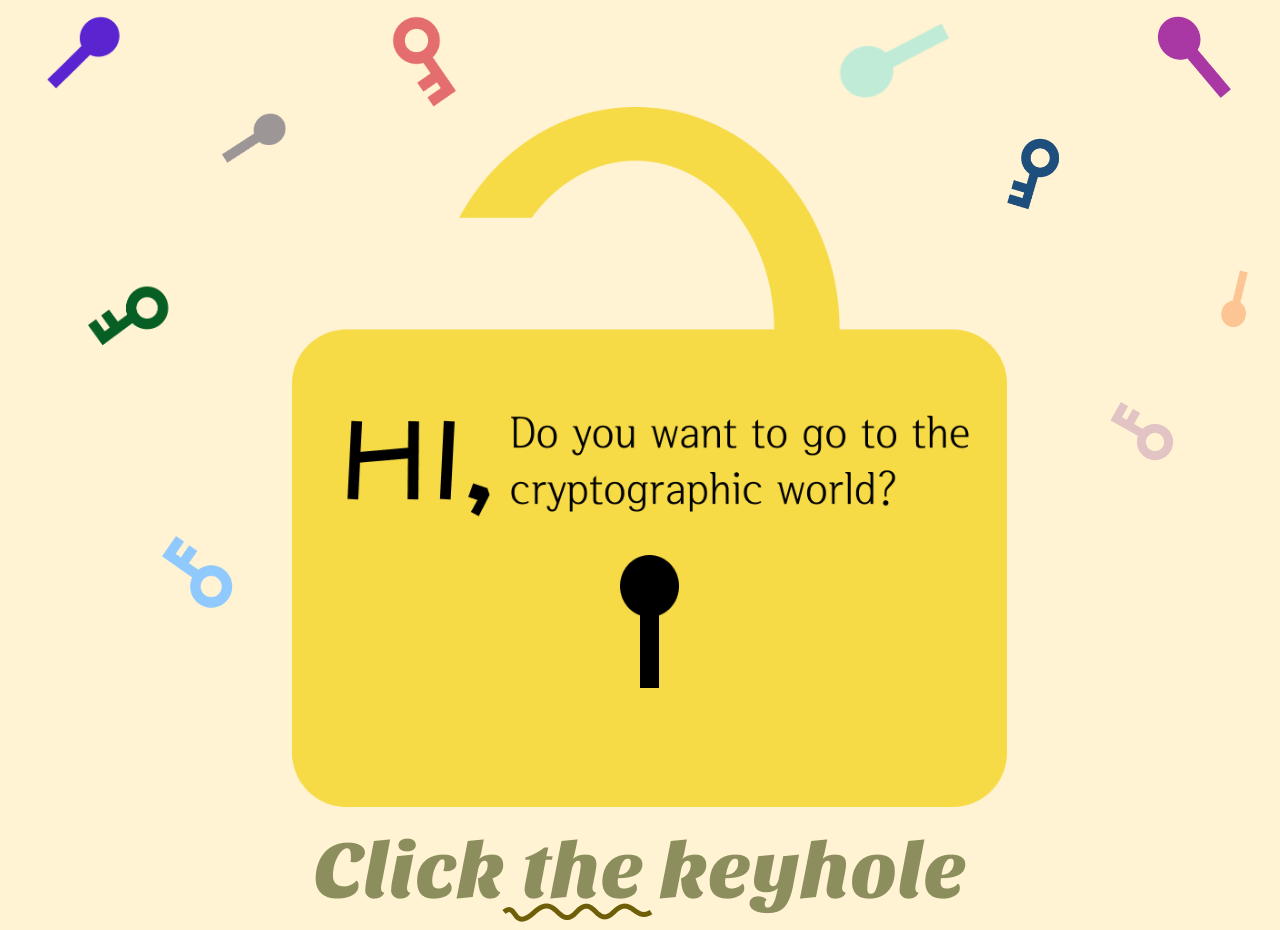
<file: index.html>
<!DOCTYPE html>
<html lang="en">
  <head>
    <meta charset="UTF-8" />
    <meta http-equiv="X-UA-Compatible" content="IE=edge" />
    <meta name="viewport" content="width=device-width, initial-scale=1.0" />
    <title>Hello</title>
    <link href="css/index.css" rel="stylesheet" type="text/css" />
  </head>
  <body>
    <div id="Container">
      <main id="IndexPage">
        <article class="KeyImgTopContainer">
          <img
            src="img/indexkeyholetop1.png"
            alt="fakeKeyhole"
            id="TopKeyholeOne"
          />
          <img src="img/indexkeytop1.png" alt="fakeKey" id="TopKeyOne" />
          <img
            src="img/indexkeyholetop2.png"
            alt="fakeKeyhole"
            id="TopKeyholeTwo"
          />
          <img
            src="img/indexkeyholetop3.png"
            alt="fakeKeyhole"
            id="TopKeyholethree"
          />
        </article>

        <div class="MiddleContainer">
          <article class="KeyImgLeftContainer">
            <img
              src="img/indexkeyholeleft1.png"
              alt="fakeKeyhole"
              id="LeftKeyholeOne"
            />
            <img
              src="img/indexkeyholeleft2.png"
              alt="fakeKeyhole"
              id="LeftKeyholeTwo"
            />
            <img src="img/indexkeyleft1.png" alt="fakeKey" id="LeftKeyOne" />
            <img
              src="img/indexkeyholeleft3.png"
              alt="fakeKeyhole"
              id="LeftKeyholeThree"
            />
            <img src="img/indexkeyleft2.png" alt="fakeKey" id="LeftKeyTwo" />
          </article>
          <article class="MainLockContainer">
            <img src="img/mainlock.png" class="MainLockImage" />
            <button
              type="button"
              class="MainKeyhole"
              onclick="location.href='input.html'"
            >
              <img src="img/mainkeyhole.png" />
            </button>
          </article>
          <article class="KeyImgRightContainer">
            <img src="img/indexkeyright1.png" id="RightKeyOne" />
            <img src="img/indexkeyholeright1.png" id="RightKeyholeOne" />
            <img src="img/indexkeyright2.png" id="RightKeyTwo" />
            <img src="img/indexkeyholeright2.png" id="RightKeyholeTwo" />
          </article>
        </div>

        <article class="InfoTextContainer">
          <img src="img/indexInfoText.png" />
        </article>
      </main>
    </div>
  </body>
</html>
</file>
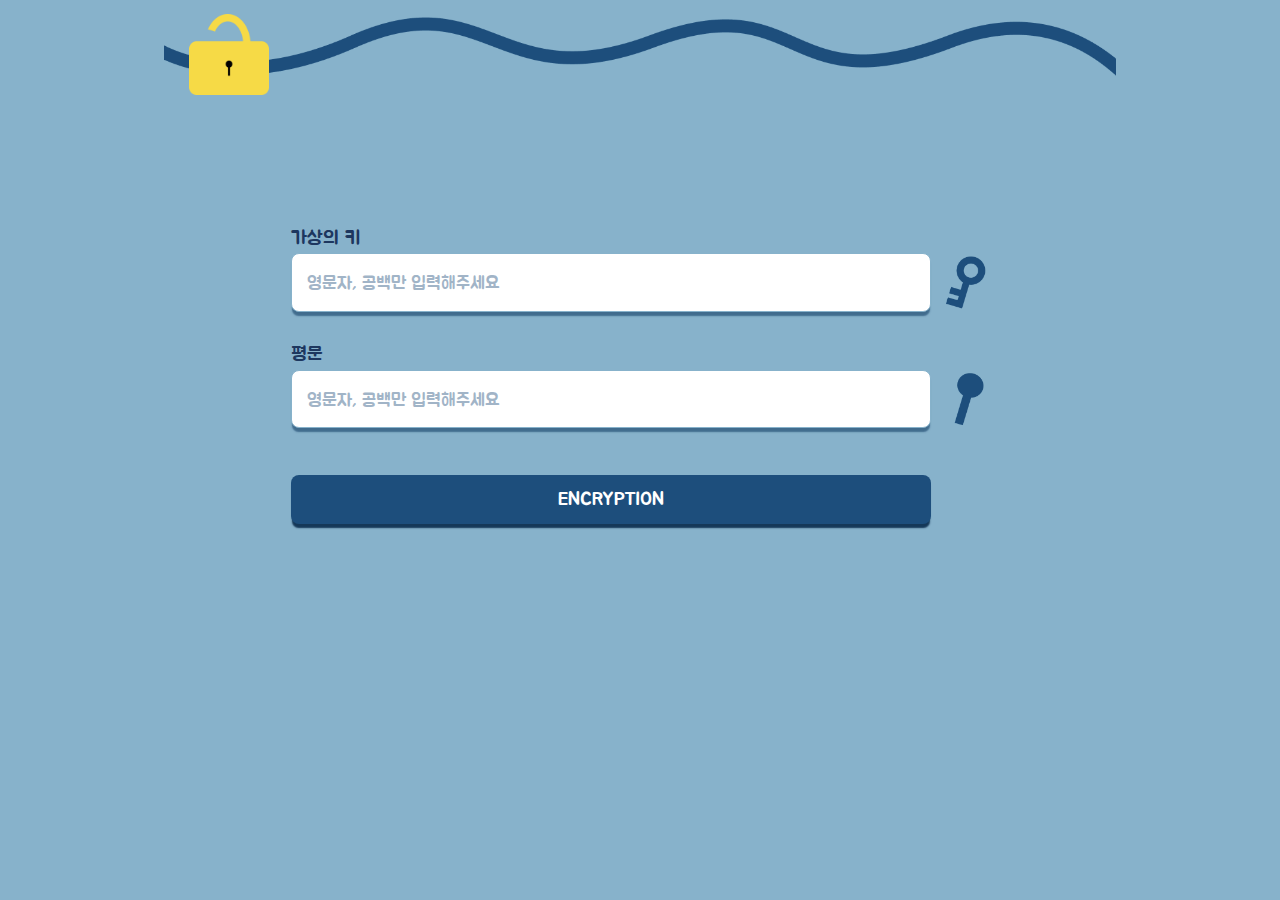
<file: input.html>
<!DOCTYPE html>
<html lang="en">
  <head>
    <meta charset="UTF-8" />
    <meta http-equiv="X-UA-Compatible" content="IE=edge" />
    <meta name="viewport" content="width=device-width, initial-scale=1.0" />
    <title>Input</title>
    <link href="css/input.css" rel="stylesheet" type="text/css" />
  </head>
  <script src="https://cdnjs.cloudflare.com/ajax/libs/jquery/3.4.1/jquery.min.js"></script>
  <body>
    <div id="Container">
      <main id="InputPage">
        <article class="WaveLockContainer">
          <div>
            <img src="img/inputwaveblue.png" class="ImgWave" />
            <img src="img/inputLock.png" class="ImgLock" />
          </div>
        </article>

        <article class="MainInputContainer">
          <form method="GET" name="forResult">
            <div class="KeyContainer">
              <div class="LabelKeyContainer">
                <label for="InputKey" class="LabelKey">가상의 키</label>
              </div>
              <div class="InputKeyContainer">
                <input
                  type="text"
                  class="InputKey"
                  placeholder="영문자, 공백만 입력해주세요"
                  pattern="^[a-zA-Z\s]+$"
                  name="inputedKey"
                  id="key"
                  onkeyup="getInput(this)"
                />
                <img src="img/inputkey.png" class="ImgInputKey" />
              </div>
            </div>

            <div class="KeyholeContainer">
              <div class="LabelKeyholeContainer">
                <label for="InputPlaintext" class="LabelKeyhole"
                  >평문</label
                >
              </div>
              <div class="InputPlaintextContainer">
                <input
                  type="text"
                  class="InputPlaintext"
                  placeholder="영문자, 공백만 입력해주세요"
                  pattern="^[a-zA-Z\s]+$"
                  name="inputedStr"
                  id="str"
                  onkeyup="getInput(this)"
                />
                <img src="img/inputkeyhole.png" class="ImgInputKeyhole" />
              </div>
            </div>

            <div class="submitContainer">
              <button
                class="InputSubmit"
                id="en"
                type="submit"
                onclick="actionEn()"
              >
                ENCRYPTION
              </button>
          </form>
        </article>
      </main>
    </div>
    <script type="text/javascript" src="js/input.js"></script>
  </body>
</html>
</file>
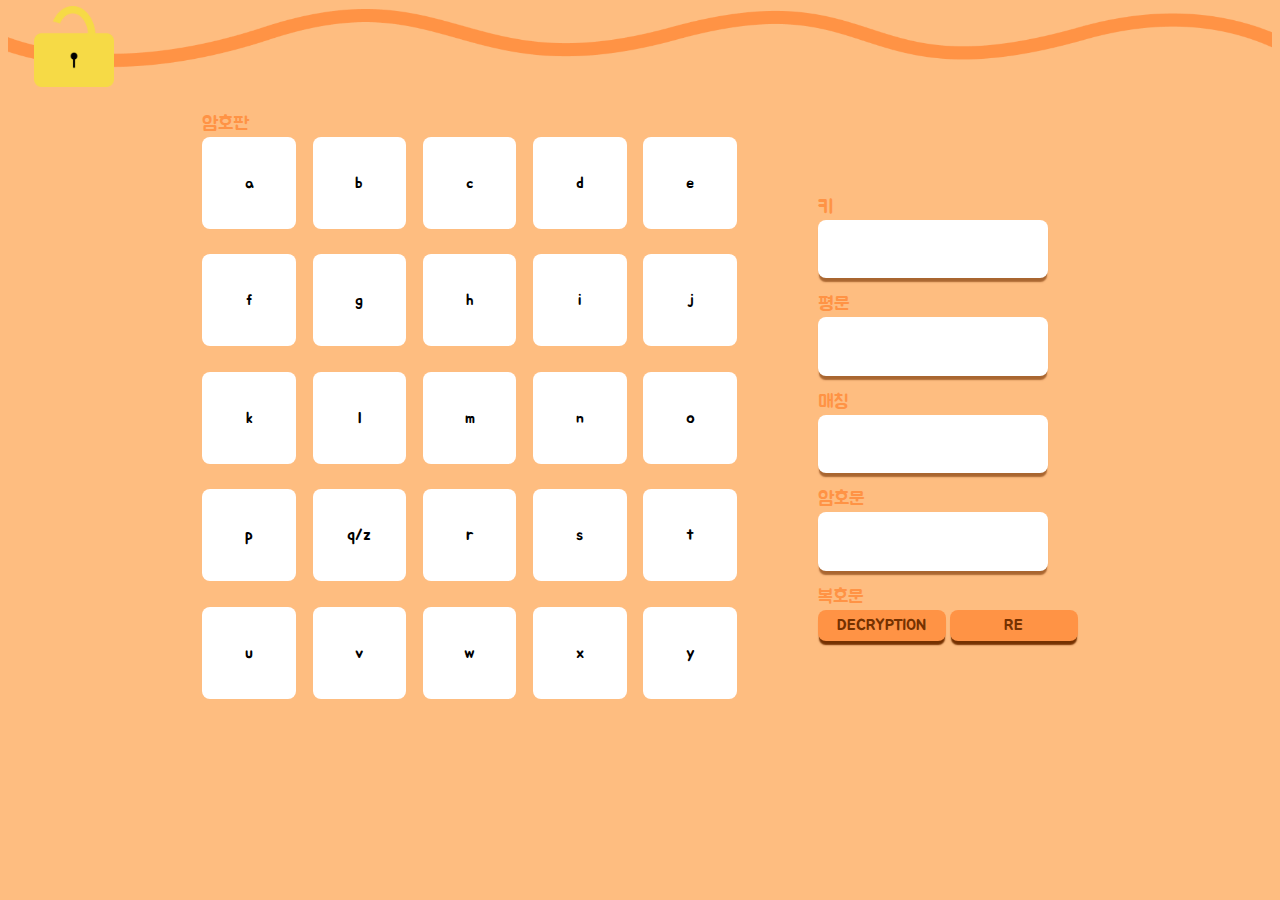
<file: result.html>
<!DOCTYPE html>
<html lang="en">
  <head>
    <meta charset="UTF-8" />
    <meta http-equiv="X-UA-Compatible" content="IE=edge" />
    <meta name="viewport" content="width=device-width, initial-scale=1.0" />
    <title>Result</title>
    <link href="css/result.css" rel="stylesheet" type="text/css" />
  </head>
  <script src="https://cdnjs.cloudflare.com/ajax/libs/jquery/3.4.1/jquery.min.js"></script>
  <body>
    <article class="WaveLockContainer">
      <div>
        <img src="img/resultwaveYellow.png" class="ImgWave" />
        <img src="img/inputLock.png" class="ImgLock" />
      </div>
    </article>
    <main id="ResultPage">
      <article class="BoardContainer">
        <div class="LabelBoardContainer">
          <label for="resultBoard" class="Label">암호판</label>
        <div id="resultBoard"></div>
      </article>
      <div class="InputContainer">
        <article class="KeyContainer">
          <div class="LabelKeyContainer">
            <label for="keyTextArea" class="Label">키</label>
        </article>
        <article class="StrContainer">
          <div class="LabelStrContainer">
            <label for="StrTextArea" class="Label">평문</label>
        </article>
        <article class="EnIngContainer">
          <div class="LabelEnIngContainer">
            <label for="EnIngTextArea" class="Label">매칭</label>
        </article>
        <article class="EnResultContainer">
          <div class="LabelEnResultContainer">
            <label for="EnResultTextArea" class="Label">암호문</label>
        </article>
        <article class="DeResultContainer">
          <div class="LabelDeResultContainer">
            <label for="DeResultTextArea" class="Label">복호문</label>
        </article>
        <article class="ButtonContainer">
          <button class="DeButton" onclick="goDescryption()">DECRYPTION</button>

          <button class="ReButton" onclick="location.href='input.html'">
            RE
          </button>
        </article>
      </div>
    </main>

    <script type="text/javascript" src="js/result.js"></script>
  </body>
</html>
</file>
<file: css/index.css>
body {
  background-color: #fff3d4;
}

/* 최상위 컨테이너 */
#IndexPage {
  width: 100%;
  height: 100%;

  display: flex;

  flex-direction: column;
  justify-content: center;
  align-items: center;
}

/*상단 키 & 키홀 이미지 컨테이너*/
.KeyImgTopContainer {
  display: flex;
  justify-content: flex-start;
  flex-direction: row;
}

/*상단 키홀 01*/
#TopKeyholeOne {
  display: flex;
  height: 10vh;
  width: auto;
}

#TopKeyOne {
  display: flex;
  height: 11vh;
  width: auto;
  margin-left: 20vw;
}

#TopKeyholeTwo {
  display: flex;
  height: 11vh;
  width: auto;
  margin-left: 28vw;
}

#TopKeyholethree {
  display: flex;
  height: 11vh;
  width: auto;
  margin-left: 15vw;
}

/* Middle 총 컨테이너 (왼쪽 작은 이미지들, 메인 자물쇠, 오른쪽 작은 이미지들) */
.MiddleContainer {
  display: flex;
  flex-direction: row;
  justify-content: space-between;
}

/* Middle 왼쪽 이미지들 컨테이너 */
.KeyImgLeftContainer {
  display: flex;
  flex-direction: column;
}

/*이미지들*/
#LeftKeyholeOne {
  display: flex;
  height: auto;
  width: 6vw;
}
#LeftKeyholeTwo {
  display: flex;
  height: auto;
  width: 3.5vw;
  margin-left: -23vw;
}
#LeftKeyOne {
  display: flex;
  height: auto;
  width: 7vw;
  margin-left: -10vw;
  margin-top: 6vh;
}
#LeftKeyholeThree {
  display: flex;
  height: auto;
  width: 4vw;
  margin-left: -21vw;
  margin-top: 6vh;
}
#LeftKeyTwo {
  display: flex;
  height: auto;
  width: 7vw;
  margin-left: -5vw;
  margin-top: 6vh;
}

/* 메인 자물쇠&구멍 컨테이너*/
.MainLockContainer {
  display: flex;
  justify-content: center;
  align-items: center;
}

/* Middle 오른쪽 이미지들 컨테이너 */
.KeyImgRightContainer {
  display: flex;
  flex-direction: column;
  align-items: flex-end;
}

#RightKeyOne {
  display: flex;
  height: auto;
  width: 4.5vw;
  margin-top: 3vh;
}
#RightKeyholeOne {
  display: flex;
  height: auto;
  width: 3vw;
  margin-top: 6vh;
  margin-right: -15vw;
}
#RightKeyTwo {
  display: flex;
  height: auto;
  width: 6vw;
  margin-top: 8vh;
  margin-right: -9vw;
}
#RightKeyholeTwo {
  display: flex;
  height: auto;
  width: 3.5vw;
  margin-top: 13vh;
  margin-right: -23vw;
}

/* 자물쇠 이미지 */
.MainLockImage {
  width: auto;
  height: 70vw;
  max-height: 700px;

  display: flex;
  position: relative;
}

/* 버튼(메인 열쇠구멍) */
.MainKeyhole {
  display: flex;

  width: auto;
  height: 15vh;

  position: absolute;
  margin-top: 36.5vh;

  background-color: #f6da46;
  border: none;
  outline: 0;
}

/* Click the keyhole 텍스트 컨테이너 */
.InfoTextContainer {
  display: flex;
  margin-top: 2vh;
}
</file>
<file: css/input.css>
@import url("https://fonts.googleapis.com/css2?family=Jua&display=swap");

body {
  background-color: #87b2cb;
}

#InputPage {
  width: 100%;
  height: 100%;

  display: flex;

  flex-direction: column;
  justify-content: center;
  align-items: center;
}

.WaveLockContainer {
  display: flex;
}

.ImgWave {
  display: flex;
  position: relative;
  width: 100%;
  overflow: hidden;
  height: 6.5vh;
  margin-top: 1vh;
}
.ImgLock {
  display: flex;
  position: absolute;
  height: 9vh;
  margin-top: -6.8vh;
  margin-left: 2vw;
}

.MainInputContainer {
  display: flex;
  margin-top: 15vh;
}

.KeyContainer,
.KeyholeContainer {
  display: flex;
  margin-top: 1.8vh;
  flex-direction: column;
}

.InputKeyContainer,
.InputPlaintextContainer {
  display: flex;
  flex-direction: row;
  margin-top: 0.3vh;
}
.submitContainer {
  display: flex;
  flex-direction: row;
  margin-top: 3.5vh;
}

.LabelKey,
.LabelKeyhole {
  color: #0a214bdc;
  font-size: 1.2rem;
  font-family: "Jua", sans-serif;
}

.InputKey,
.InputPlaintext {
  display: flex;
  width: 50vw;
  height: 6.5vh;
  min-width: 500px;
  margin-bottom: 15px;
  display: flex;

  padding-left: 15px;
  border: 1px solid #87b2cb;
  border-radius: 8px;
  outline: 0;
  box-shadow: 0px 5px 1.5px -1.5px #1741689f;

  padding-top: 4px;
  box-sizing: border-box;

  color: #0a214b;
  font-size: 1.2rem;
  font-weight: 200;
  font-family: "Jua", sans-serif;
}

.InputKey::placeholder,
.InputPlaintext::placeholder {
  color: #436a8f81;
  font-size: 1.1rem;
  font-weight: 100;
  font-family: "Jua", sans-serif;
}

.ImgInputKey,
.ImgInputKeyhole {
  width: auto;
  height: 6.5vh;
  display: flex;
  margin-left: 15px;
}

.InputSubmit {
  width: 50vw;
  height: 5.5vh;
  min-width: 500px;
  margin-bottom: 50px;

  border: none;
  outline: 0;
  box-shadow: 0px 5px 1.5px -1.5px #0b2d4dea;
  background-color: #1d4e7c;
  color: white;

  font-weight: 498;
  font-size: 1.2rem;
  font-family: "Jua", sans-serif;

  cursor: pointer;
}
#en {
  border-radius: 8px 8px 8px 8px;
}
</file>
<file: css/result.css>
@import url("https://fonts.googleapis.com/css2?family=Jua&display=swap");

body {
  background-color: #febd80;
}

#ResultPage {
  width: 100%;
  height: 100%;

  display: flex;

  margin-top: 5vh;
  flex-direction: row;
  justify-content: center;
  align-items: center;
}

.InputContainer {
  margin-left: 5vw;
}

.ImgWave {
  display: flex;
  position: relative;
  width: 100%;
  overflow: hidden;
  height: 6.5vh;
  margin-top: 1vh;
}
.ImgLock {
  display: flex;
  position: absolute;
  height: 9vh;
  margin-top: -6.8vh;
  margin-left: 2vw;
}

.Label {
  color: #ff9345;
  font-size: 1.2rem;
  font-family: "Jua", sans-serif;
}

.EnResultTextArea,
.EnIngTextArea,
.keyTextArea,
.DeResultTextArea,
.StrTextArea {
  display: flex;
  width: 15vw;
  height: 6.5vh;
  min-width: 230px;
  margin-bottom: 15px;
  display: flex;

  padding-left: 15px;
  border: none;
  border-radius: 8px;
  outline: 0;
  box-shadow: 0px 5px 1.5px -1.5px #7531009f;

  padding-top: 4px;
  box-sizing: border-box;

  color: #0a214b;
  font-size: 1.2rem;
  font-weight: 200;
  font-family: "Jua", sans-serif;
}

.boardTextArea {
  width: 7vw;
  height: 10vh;
  text-align: center;
  margin-right: 1.3vw;
  margin-bottom: 2vw;
  border: none;
  border-radius: 8px 8px 8px 8px;
  font-family: "Jua", sans-serif;
  font-size: 1rem;
}

.DeButton,
.ReButton {
  width: 10vw;
  height: 3.5vh;
  min-width: 100px;

  border: none;
  outline: 0;
  box-shadow: 0px 5px 1.5px -1.5px #753100;
  background-color: #ff9345;
  color: #753100;

  font-weight: 498;
  font-size: 1rem;
  font-family: "Jua", sans-serif;

  cursor: pointer;
  border-radius: 8px 8px 8px 8px;
}
</file>
